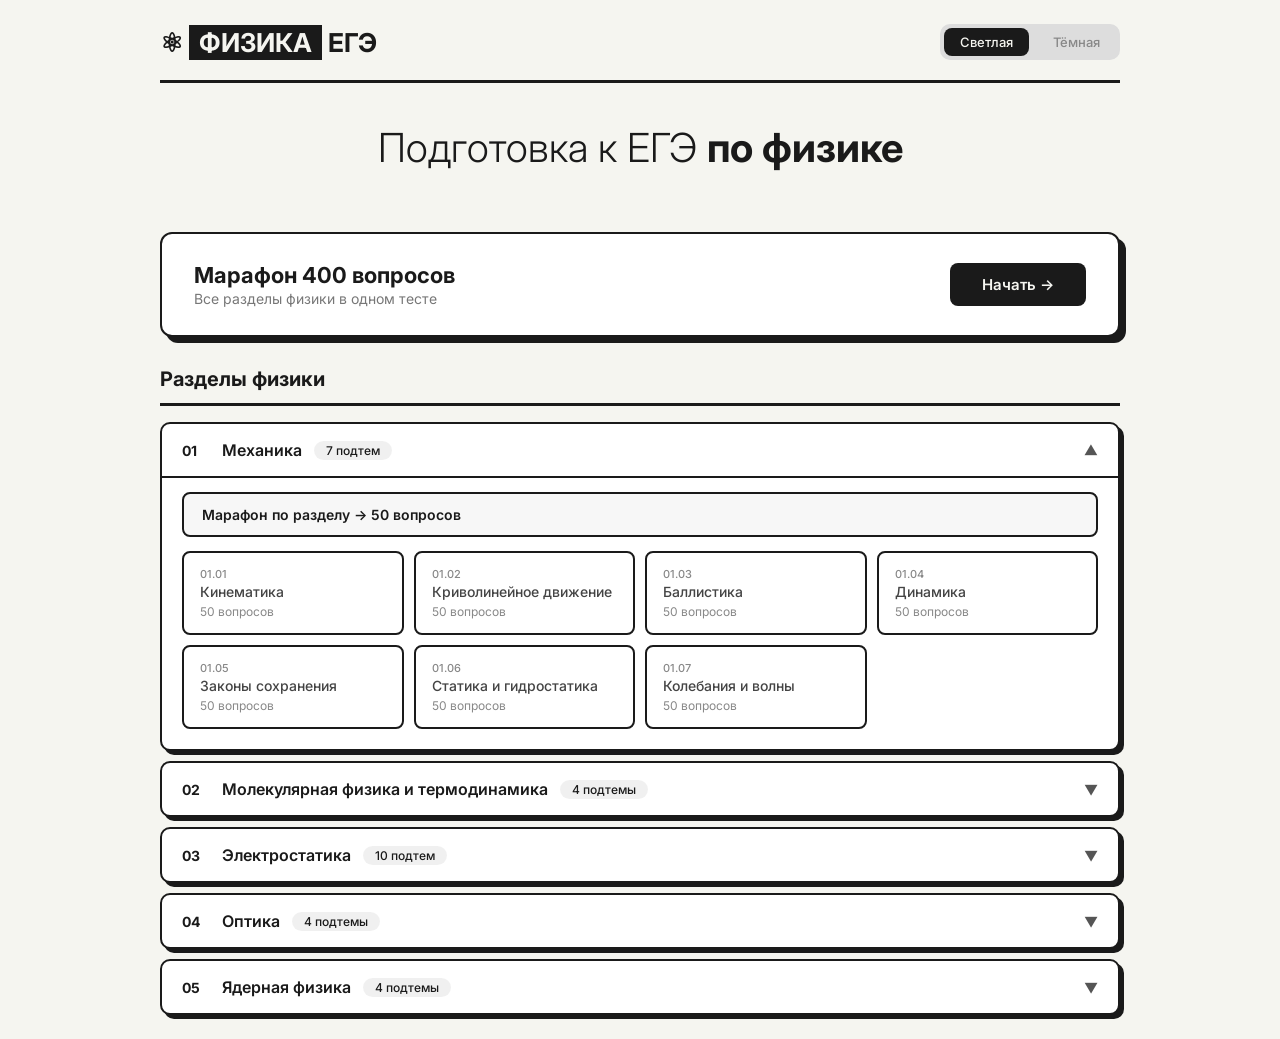
<file: templates/index.html>
<!DOCTYPE html>
<html lang="ru">
<head>
    <meta charset="UTF-8">
    <meta name="viewport" content="width=device-width, initial-scale=1.0, maximum-scale=1.0, user-scalable=no">
    <meta name="theme-color" id="theme-color" content="#f5f5f0">
    <title>ЕГЭ Физика — Подготовка</title>
    <link href="https://fonts.googleapis.com/css2?family=Inter:wght@300;400;500;600;700;800;900&display=swap" rel="stylesheet">
    <style>
        /* ============================================================ */
        /* БАЗОВАЯ СТРУКТУРА (ОБЩАЯ ДЛЯ ВСЕХ ТЕМ) */
        /* ============================================================ */

        * { margin: 0; padding: 0; box-sizing: border-box; }
        body { font-family: 'Inter', sans-serif; min-height: 100vh; transition: background 0.5s ease, color 0.5s ease; }
        .app { min-height: 100vh; }
        .container { max-width: 1000px; margin: 0 auto; padding: 24px 20px; }

        /* ШАПКА */
        .header { display: flex; justify-content: space-between; align-items: center; padding-bottom: 20px; flex-wrap: wrap; gap: 12px; transition: border-color 0.5s ease; }
        .logo { font-size: 26px; font-weight: 700; transition: color 0.5s ease; }
        .logo span { padding: 2px 10px; transition: all 0.5s ease; }
        .theme-toggle { display: flex; gap: 8px; padding: 4px; border-radius: 10px; transition: background 0.5s ease; }
        .theme-toggle button { background: transparent; border: none; padding: 6px 16px; border-radius: 8px; cursor: pointer; font-size: 13px; font-weight: 500; font-family: inherit; transition: all 0.3s ease; }
        .theme-toggle button.active { transition: all 0.3s ease; }

        /* ГЕРОЙ */
        .hero { text-align: center; padding: 40px 0 30px; transition: color 0.5s ease; }
        .hero h1 { font-size: 40px; font-weight: 300; transition: color 0.5s ease; }
        .hero h1 strong { font-weight: 700; transition: color 0.5s ease; }

        /* МАРАФОН */
        .marathon-block { margin: 30px 0; }
        .marathon-card { border-radius: 12px; padding: 28px 32px; display: flex; justify-content: space-between; align-items: center; flex-wrap: wrap; gap: 16px; transition: all 0.5s ease; }
        .marathon-card .info h2 { font-size: 22px; font-weight: 700; transition: color 0.5s ease; }
        .marathon-card .info h2 span { transition: color 0.5s ease; }
        .marathon-card .info p { font-size: 14px; margin-top: 2px; transition: color 0.5s ease; }
        .marathon-btn { padding: 12px 32px; border-radius: 8px; text-decoration: none; font-weight: 600; font-size: 15px; border: none; cursor: pointer; transition: all 0.3s ease; font-family: inherit; }
        .marathon-btn:hover { transform: scale(1.02); }

        /* РАЗДЕЛЫ */
        .section-title { font-size: 20px; font-weight: 700; margin: 30px 0 16px; padding-bottom: 12px; transition: all 0.5s ease; }

        /* АККОРДЕОН */
        .accordion { display: flex; flex-direction: column; gap: 10px; }
        .accordion-item { border-radius: 10px; overflow: hidden; transition: all 0.5s ease; }
        .accordion-header { display: flex; justify-content: space-between; align-items: center; padding: 16px 20px; cursor: pointer; user-select: none; transition: all 0.3s ease; }
        .accordion-header .left { display: flex; align-items: center; gap: 12px; flex-wrap: wrap; }
        .accordion-header .num { font-weight: 700; font-size: 14px; min-width: 28px; transition: color 0.5s ease; }
        .accordion-header .name { font-weight: 600; font-size: 16px; transition: color 0.5s ease; }
        .accordion-header .badge { padding: 2px 12px; border-radius: 20px; font-size: 12px; font-weight: 500; transition: all 0.5s ease; }
        .accordion-header .arrow { font-size: 14px; transition: transform 0.3s ease, color 0.5s ease; }
        .accordion-header .arrow.open { transform: rotate(180deg); }
        .accordion-body { display: none; padding: 0 20px 20px; transition: border-color 0.5s ease; }
        .accordion-body.open { display: block; }

        /* МИНИ-МАРАФОН */
        .mini-marathon { margin: 14px 0; }
        .mini-marathon a { display: flex; align-items: center; gap: 12px; padding: 12px 18px; border-radius: 8px; text-decoration: none; font-weight: 600; font-size: 14px; transition: all 0.3s ease; }
        .mini-marathon a:hover { transition: all 0.3s ease; }

        /* ПОДТЕМЫ */
        .topics-grid { display: grid; grid-template-columns: repeat(auto-fill, minmax(180px, 1fr)); gap: 10px; }
        .topic-card { display: flex; flex-direction: column; padding: 14px 16px; border-radius: 8px; text-decoration: none; transition: all 0.3s ease; }
        .topic-card:hover { transition: all 0.3s ease; }
        .topic-card .tnum { font-size: 11px; font-weight: 500; transition: color 0.5s ease; }
        .topic-card .tname { font-size: 14px; font-weight: 500; margin-top: 2px; transition: color 0.5s ease; }
        .topic-card .tcount { font-size: 12px; margin-top: 4px; transition: color 0.5s ease; }


        /* ============================================================ */
        /* ТЁМНАЯ ТЕМА — С ОРАНЖЕВЫМИ ТЕНЯМИ */
        /* ============================================================ */

        body.theme-dark { background: #0a0a0a; color: #fff; }
        body.theme-dark .header { border-bottom: 1px solid #1a1a1a; }
        body.theme-dark .logo { color: #fff; }
        body.theme-dark .logo span { color: #f59e0b; background: transparent; }
        body.theme-dark .theme-toggle { background: #1a1a1a; }
        body.theme-dark .theme-toggle button { color: #888; }
        body.theme-dark .theme-toggle button.active { background: #f59e0b; color: #000; }
        body.theme-dark .theme-toggle button:hover:not(.active) { color: #fff; }
        body.theme-dark .hero h1 { color: #fff; }
        body.theme-dark .hero h1 strong { color: #f59e0b; }
        body.theme-dark .marathon-card { background: #111; border: 1px solid #1a1a1a; box-shadow: 4px 4px 0 #f59e0b; }
        body.theme-dark .marathon-card:hover { transform: translate(-2px, -2px); box-shadow: 6px 6px 0 #f59e0b; }
        body.theme-dark .marathon-card .info h2 { color: #fff; }
        body.theme-dark .marathon-card .info h2 span { color: #f59e0b; }
        body.theme-dark .marathon-card .info p { color: #555; }
        body.theme-dark .marathon-btn { background: #f59e0b; color: #000; }
        body.theme-dark .section-title { color: #fff; border-bottom: 1px solid #1a1a1a; }
        body.theme-dark .accordion-item { background: #111; border: 1px solid #1a1a1a; box-shadow: 3px 3px 0 #f59e0b; }
        body.theme-dark .accordion-item:hover { transform: translate(-2px, -2px); box-shadow: 5px 5px 0 #f59e0b; }
        body.theme-dark .accordion-header .num { color: #f59e0b; }
        body.theme-dark .accordion-header .name { color: #fff; }
        body.theme-dark .accordion-header .badge { background: rgba(245,158,11,0.12); color: #f59e0b; }
        body.theme-dark .accordion-header .arrow { color: #555; }
        body.theme-dark .accordion-body { border-top: 1px solid #1a1a1a; }
        body.theme-dark .mini-marathon a { background: rgba(245,158,11,0.06); border: 1px solid rgba(245,158,11,0.1); color: #f59e0b; box-shadow: 2px 2px 0 #f59e0b; }
        body.theme-dark .mini-marathon a:hover { background: rgba(245,158,11,0.12); transform: translate(-1px, -1px); box-shadow: 3px 3px 0 #f59e0b; }
        body.theme-dark .topic-card { background: rgba(255,255,255,0.02); border: 1px solid #1a1a1a; color: #ccc; }
        body.theme-dark .topic-card:hover { border-color: #f59e0b; color: #fff; background: rgba(255,255,255,0.03); box-shadow: 2px 2px 0 #f59e0b; }
        body.theme-dark .topic-card .tnum { color: #555; }
        body.theme-dark .topic-card .tcount { color: #555; }


        /* ============================================================ */
        /* СВЕТЛАЯ ТЕМА — С ЧЁРНЫМИ ТЕНЯМИ */
        /* ============================================================ */

        body.theme-light { background: #f5f5f0; color: #1a1a1a; }
        body.theme-light .header { border-bottom: 3px solid #1a1a1a; }
        body.theme-light .logo { color: #1a1a1a; }
        body.theme-light .logo span { background: #1a1a1a; color: #f5f5f0; }
        body.theme-light .theme-toggle { background: #ddd; }
        body.theme-light .theme-toggle button { color: #888; }
        body.theme-light .theme-toggle button.active { background: #1a1a1a; color: #f5f5f0; }
        body.theme-light .theme-toggle button:hover:not(.active) { color: #1a1a1a; }
        body.theme-light .hero h1 { color: #1a1a1a; }
        body.theme-light .hero h1 strong { color: #1a1a1a; }
        body.theme-light .marathon-card { background: #fff; border: 2px solid #1a1a1a; box-shadow: 6px 6px 0 #1a1a1a; }
        body.theme-light .marathon-card:hover { transform: translate(-2px, -2px); box-shadow: 8px 8px 0 #1a1a1a; }
        body.theme-light .marathon-card .info h2 { color: #1a1a1a; }
        body.theme-light .marathon-card .info h2 span { color: #1a1a1a; }
        body.theme-light .marathon-card .info p { color: #777; }
        body.theme-light .marathon-btn { background: #1a1a1a; color: #f5f5f0; }
        body.theme-light .section-title { color: #1a1a1a; border-bottom: 3px solid #1a1a1a; }
        body.theme-light .accordion-item { background: #fff; border: 2px solid #1a1a1a; box-shadow: 4px 4px 0 #1a1a1a; }
        body.theme-light .accordion-item:hover { transform: translate(-2px, -2px); box-shadow: 6px 6px 0 #1a1a1a; }
        body.theme-light .accordion-header .num { color: #1a1a1a; }
        body.theme-light .accordion-header .name { color: #1a1a1a; }
        body.theme-light .accordion-header .badge { background: rgba(0,0,0,0.06); color: #1a1a1a; }
        body.theme-light .accordion-header .arrow { color: #555; }
        body.theme-light .accordion-body { border-top: 2px solid #1a1a1a; }
        body.theme-light .mini-marathon a { background: rgba(0,0,0,0.03); border: 2px solid #1a1a1a; color: #1a1a1a; }
        body.theme-light .mini-marathon a:hover { background: rgba(0,0,0,0.06); }
        body.theme-light .topic-card { background: #fff; border: 2px solid #1a1a1a; color: #444; }
        body.theme-light .topic-card:hover { border-color: #1a1a1a; color: #1a1a1a; background: #f5f5f0; }
        body.theme-light .topic-card .tnum { color: #888; }
        body.theme-light .topic-card .tcount { color: #888; }


        /* ============================================================ */
        /* АДАПТИВНОСТЬ */
        /* ============================================================ */

        @media (max-width: 480px) {
            .container { padding: 12px; }
            .hero h1 { font-size: 28px; }
            .marathon-card { padding: 20px; flex-direction: column; text-align: center; }
            .marathon-btn { width: 100%; justify-content: center; }
            .topics-grid { grid-template-columns: repeat(auto-fill, minmax(140px, 1fr)); }
            .header { flex-direction: column; align-items: stretch; gap: 10px; }
            .theme-toggle { justify-content: center; }
        }
        @media (max-width: 380px) {
            .accordion-header { flex-wrap: wrap; }
            .accordion-header .left { width: 100%; }
            .accordion-header .arrow { margin-left: auto; }
        }

        /* Плавный переход */
        * { transition: background 0.5s ease, color 0.5s ease, border-color 0.5s ease, box-shadow 0.5s ease, transform 0.3s ease; }
    </style>
</head>
<body class="theme-light">

<div class="app">
    <div class="container">

        <header class="header">
            <div class="logo">⚛ <span>ФИЗИКА</span> ЕГЭ</div>
            <div class="theme-toggle">
                <button id="theme-light-btn" class="active">Светлая</button>
                <button id="theme-dark-btn">Тёмная</button>
            </div>
        </header>

        <div class="hero">
            <h1>Подготовка к ЕГЭ <strong>по физике</strong></h1>
        </div>

        <!-- БОЛЬШОЙ МАРАФОН -->
        <div class="marathon-block">
            <div class="marathon-card">
                <div class="info">
                    <h2>Марафон <span>400 вопросов</span></h2>
                    <p>Все разделы физики в одном тесте</p>
                </div>
                <a href="/start_marathon" class="marathon-btn" id="marathon-link">Начать →</a>
            </div>
        </div>

        <!-- РАЗДЕЛЫ -->
        <div class="section-title">Разделы физики</div>

        <div class="accordion">

            <!-- 1. МЕХАНИКА -->
            <div class="accordion-item">
                <div class="accordion-header" onclick="toggleSection(this)">
                    <div class="left">
                        <span class="num">01</span>
                        <span class="name">Механика</span>
                        <span class="badge">7 подтем</span>
                    </div>
                    <span class="arrow">▼</span>
                </div>
                <div class="accordion-body">
                    <div class="mini-marathon">
                        <a href="/start_section_marathon/Механика">Марафон по разделу → 50 вопросов</a>
                    </div>
                    <div class="topics-grid">
                        <a href="/start/kinematics_linear" class="topic-card"><span class="tnum">01.01</span><span class="tname">Кинематика</span><span class="tcount">50 вопросов</span></a>
                        <a href="/start/kinematics_circular" class="topic-card"><span class="tnum">01.02</span><span class="tname">Криволинейное движение</span><span class="tcount">50 вопросов</span></a>
                        <a href="/start/ballistics" class="topic-card"><span class="tnum">01.03</span><span class="tname">Баллистика</span><span class="tcount">50 вопросов</span></a>
                        <a href="/start/dynamics" class="topic-card"><span class="tnum">01.04</span><span class="tname">Динамика</span><span class="tcount">50 вопросов</span></a>
                        <a href="/start/conservation" class="topic-card"><span class="tnum">01.05</span><span class="tname">Законы сохранения</span><span class="tcount">50 вопросов</span></a>
                        <a href="/start/statics" class="topic-card"><span class="tnum">01.06</span><span class="tname">Статика и гидростатика</span><span class="tcount">50 вопросов</span></a>
                        <a href="/start/oscillations" class="topic-card"><span class="tnum">01.07</span><span class="tname">Колебания и волны</span><span class="tcount">50 вопросов</span></a>
                    </div>
                </div>
            </div>

            <!-- 2. МОЛЕКУЛЯРНАЯ ФИЗИКА И ТЕРМОДИНАМИКА -->
            <div class="accordion-item">
                <div class="accordion-header" onclick="toggleSection(this)">
                    <div class="left">
                        <span class="num">02</span>
                        <span class="name">Молекулярная физика и термодинамика</span>
                        <span class="badge">4 подтемы</span>
                    </div>
                    <span class="arrow">▼</span>
                </div>
                <div class="accordion-body">
                    <div class="mini-marathon">
                        <a href="/start_section_marathon/МКТ">Марафон по разделу → 50 вопросов</a>
                    </div>
                    <div class="topics-grid">
                        <a href="/start/mkt_isoprocesses" class="topic-card"><span class="tnum">02.01</span><span class="tname">Изопроцессы</span><span class="tcount">50 вопросов</span></a>
                        <a href="/start/mkt_humidity" class="topic-card"><span class="tnum">02.02</span><span class="tname">Влажность</span><span class="tcount">50 вопросов</span></a>
                        <a href="/start/thermo_first_law" class="topic-card"><span class="tnum">02.03</span><span class="tname">Первый закон термодинамики</span><span class="tcount">50 вопросов</span></a>
                        <a href="/start/thermo_efficiency" class="topic-card"><span class="tnum">02.04</span><span class="tname">КПД тепловых двигателей</span><span class="tcount">50 вопросов</span></a>
                    </div>
                </div>
            </div>

            <!-- 3. ЭЛЕКТРОСТАТИКА -->
            <div class="accordion-item">
                <div class="accordion-header" onclick="toggleSection(this)">
                    <div class="left">
                        <span class="num">03</span>
                        <span class="name">Электростатика</span>
                        <span class="badge">10 подтем</span>
                    </div>
                    <span class="arrow">▼</span>
                </div>
                <div class="accordion-body">
                    <div class="mini-marathon">
                        <a href="/start_section_marathon/Электростатика">Марафон по разделу → 50 вопросов</a>
                    </div>
                    <div class="topics-grid">
                        <a href="/start/electro_charges" class="topic-card"><span class="tnum">03.01</span><span class="tname">Заряды и закон Кулона</span><span class="tcount">50 вопросов</span></a>
                        <a href="/start/electro_field" class="topic-card"><span class="tnum">03.02</span><span class="tname">Напряжённость и потенциал</span><span class="tcount">50 вопросов</span></a>
                        <a href="/start/electro_capacitors" class="topic-card"><span class="tnum">03.03</span><span class="tname">Конденсаторы</span><span class="tcount">50 вопросов</span></a>
                        <a href="/start/electro_dc" class="topic-card"><span class="tnum">03.04</span><span class="tname">Постоянный ток</span><span class="tcount">50 вопросов</span></a>
                        <a href="/start/electro_ac" class="topic-card"><span class="tnum">03.05</span><span class="tname">Переменный ток</span><span class="tcount">50 вопросов</span></a>
                        <a href="/start/electro_ohm_full" class="topic-card"><span class="tnum">03.06</span><span class="tname">Закон Ома для полной цепи</span><span class="tcount">50 вопросов</span></a>
                        <a href="/start/electro_lorentz" class="topic-card"><span class="tnum">03.07</span><span class="tname">Сила Лоренца</span><span class="tcount">50 вопросов</span></a>
                        <a href="/start/electro_ampere" class="topic-card"><span class="tnum">03.08</span><span class="tname">Сила Ампера</span><span class="tcount">50 вопросов</span></a>
                        <a href="/start/electro_flux" class="topic-card"><span class="tnum">03.09</span><span class="tname">Магнитный поток</span><span class="tcount">50 вопросов</span></a>
                        <a href="/start/electro_osc_circuit" class="topic-card"><span class="tnum">03.10</span><span class="tname">Колебательный контур</span><span class="tcount">50 вопросов</span></a>
                    </div>
                </div>
            </div>

            <!-- 4. ОПТИКА -->
            <div class="accordion-item">
                <div class="accordion-header" onclick="toggleSection(this)">
                    <div class="left">
                        <span class="num">04</span>
                        <span class="name">Оптика</span>
                        <span class="badge">4 подтемы</span>
                    </div>
                    <span class="arrow">▼</span>
                </div>
                <div class="accordion-body">
                    <div class="mini-marathon">
                        <a href="/start_section_marathon/Оптика">Марафон по разделу → 50 вопросов</a>
                    </div>
                    <div class="topics-grid">
                        <a href="/start/optics_lenses" class="topic-card"><span class="tnum">04.01</span><span class="tname">Линзы</span><span class="tcount">50 вопросов</span></a>
                        <a href="/start/optics_power" class="topic-card"><span class="tnum">04.02</span><span class="tname">Оптическая сила линз</span><span class="tcount">50 вопросов</span></a>
                        <a href="/start/optics_interference" class="topic-card"><span class="tnum">04.03</span><span class="tname">Интерференция</span><span class="tcount">50 вопросов</span></a>
                        <a href="/start/optics_diffraction" class="topic-card"><span class="tnum">04.04</span><span class="tname">Дифракция</span><span class="tcount">50 вопросов</span></a>
                    </div>
                </div>
            </div>

            <!-- 5. ЯДЕРНАЯ ФИЗИКА -->
            <div class="accordion-item">
                <div class="accordion-header" onclick="toggleSection(this)">
                    <div class="left">
                        <span class="num">05</span>
                        <span class="name">Ядерная физика</span>
                        <span class="badge">4 подтемы</span>
                    </div>
                    <span class="arrow">▼</span>
                </div>
                <div class="accordion-body">
                    <div class="mini-marathon">
                        <a href="/start_section_marathon/Ядерная физика">Марафон по разделу → 50 вопросов</a>
                    </div>
                    <div class="topics-grid">
                        <a href="/start/nuclear_atom" class="topic-card"><span class="tnum">05.01</span><span class="tname">Строение атома и ядра</span><span class="tcount">50 вопросов</span></a>
                        <a href="/start/nuclear_radioactivity" class="topic-card"><span class="tnum">05.02</span><span class="tname">Радиоактивность и виды распада</span><span class="tcount">50 вопросов</span></a>
                        <a href="/start/nuclear_reactions" class="topic-card"><span class="tnum">05.03</span><span class="tname">Ядерные реакции</span><span class="tcount">50 вопросов</span></a>
                        <a href="/start/nuclear_binding" class="topic-card"><span class="tnum">05.04</span><span class="tname">Энергия связи и дефект массы</span><span class="tcount">50 вопросов</span></a>
                    </div>
                </div>
            </div>

        </div>
    </div>
</div>

<script>
    // ============================================================
    // ПЕРЕКЛЮЧЕНИЕ ТЕМ
    // ============================================================

    document.addEventListener('DOMContentLoaded', function() {
        const body = document.body;
        const lightBtn = document.getElementById('theme-light-btn');
        const darkBtn = document.getElementById('theme-dark-btn');
        const themeColor = document.getElementById('theme-color');

        function setTheme(theme) {
            body.classList.remove('theme-light', 'theme-dark');

            if (theme === 'light') {
                body.classList.add('theme-light');
                lightBtn.classList.add('active');
                darkBtn.classList.remove('active');
                themeColor.setAttribute('content', '#f5f5f0');
            } else {
                body.classList.add('theme-dark');
                darkBtn.classList.add('active');
                lightBtn.classList.remove('active');
                themeColor.setAttribute('content', '#0a0a0a');
            }

            localStorage.setItem('theme', theme);
        }

        const savedTheme = localStorage.getItem('theme') || 'light';
        setTheme(savedTheme);

        if (lightBtn && darkBtn) {
            lightBtn.addEventListener('click', function() { setTheme('light'); });
            darkBtn.addEventListener('click', function() { setTheme('dark'); });
        }

        // Добавляем параметр темы ко всем ссылкам на квиз
        document.querySelectorAll('a[href*="/start"]').forEach(function(link) {
            const originalHref = link.getAttribute('href');
            link.addEventListener('click', function(e) {
                e.preventDefault();
                const theme = localStorage.getItem('theme') || 'light';
                const separator = originalHref.includes('?') ? '&' : '?';
                window.location.href = originalHref + separator + 'theme=' + theme;
            });
        });

        const marathonLink = document.getElementById('marathon-link');
        if (marathonLink) {
            marathonLink.addEventListener('click', function(e) {
                e.preventDefault();
                const theme = localStorage.getItem('theme') || 'light';
                window.location.href = '/start_marathon?theme=' + theme;
            });
        }
    });

    // ============================================================
    // АККОРДЕОН
    // ============================================================

    function toggleSection(header) {
        const body = header.nextElementSibling;
        const arrow = header.querySelector('.arrow');
        if (body) {
            body.classList.toggle('open');
            if (arrow) arrow.classList.toggle('open');
        }
    }

    document.addEventListener('DOMContentLoaded', function() {
        const firstHeader = document.querySelector('.accordion-header');
        if (firstHeader) {
            const body = firstHeader.nextElementSibling;
            const arrow = firstHeader.querySelector('.arrow');
            if (body) {
                body.classList.add('open');
                if (arrow) arrow.classList.add('open');
            }
        }
    });
</script>

</body>
</html>
</file>
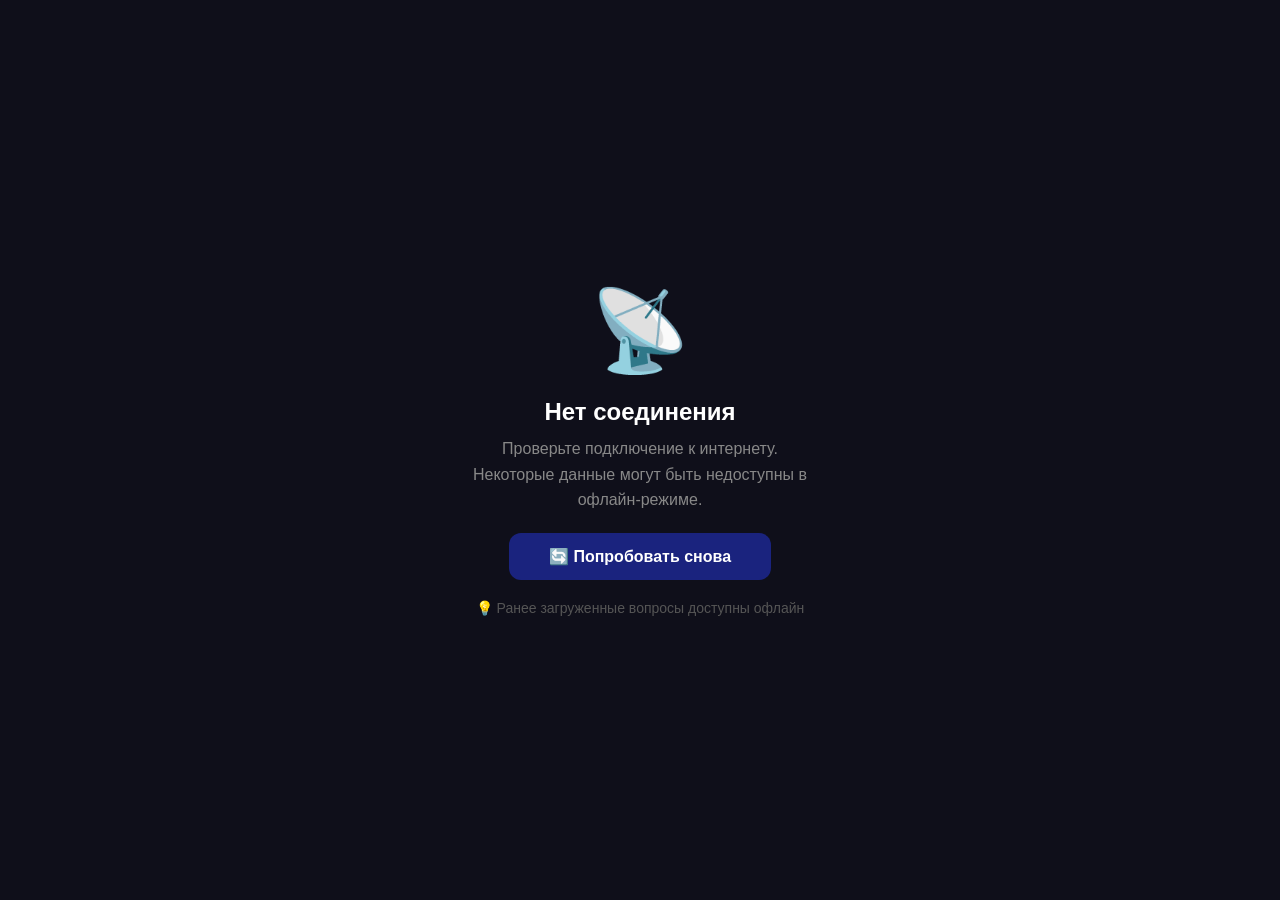
<file: templates/offline.html>
<!DOCTYPE html>
<html lang="ru">
<head>
    <meta charset="UTF-8">
    <meta name="viewport" content="width=device-width, initial-scale=1.0">
    <title>Офлайн-режим</title>
    <style>
        * {
            margin: 0;
            padding: 0;
            box-sizing: border-box;
        }
        body {
            font-family: -apple-system, BlinkMacSystemFont, 'Segoe UI', Roboto, sans-serif;
            background: #0f0f1a;
            color: white;
            display: flex;
            justify-content: center;
            align-items: center;
            min-height: 100vh;
            padding: 20px;
        }
        .container {
            text-align: center;
            max-width: 400px;
        }
        .icon {
            font-size: 80px;
            margin-bottom: 20px;
            display: block;
        }
        h1 {
            font-size: 24px;
            margin-bottom: 10px;
        }
        p {
            color: #888;
            font-size: 16px;
            line-height: 1.6;
            margin-bottom: 20px;
        }
        .btn {
            display: inline-block;
            padding: 14px 40px;
            background: #1a237e;
            color: white;
            border: none;
            border-radius: 12px;
            font-size: 16px;
            font-weight: 600;
            text-decoration: none;
            cursor: pointer;
            transition: all 0.3s;
        }
        .btn:hover {
            background: #283593;
            transform: scale(1.02);
        }
        .offline-symbol {
            font-size: 60px;
            margin-bottom: 20px;
        }
    </style>
</head>
<body>
    <div class="container">
        <span class="icon">📡</span>
        <h1>Нет соединения</h1>
        <p>Проверьте подключение к интернету.<br>
        Некоторые данные могут быть недоступны в офлайн-режиме.</p>
        <button class="btn" onclick="location.reload()">🔄 Попробовать снова</button>
        <div style="margin-top: 20px; color: #555; font-size: 14px;">
            💡 Ранее загруженные вопросы доступны офлайн
        </div>
    </div>
</body>
</html>
</file>
